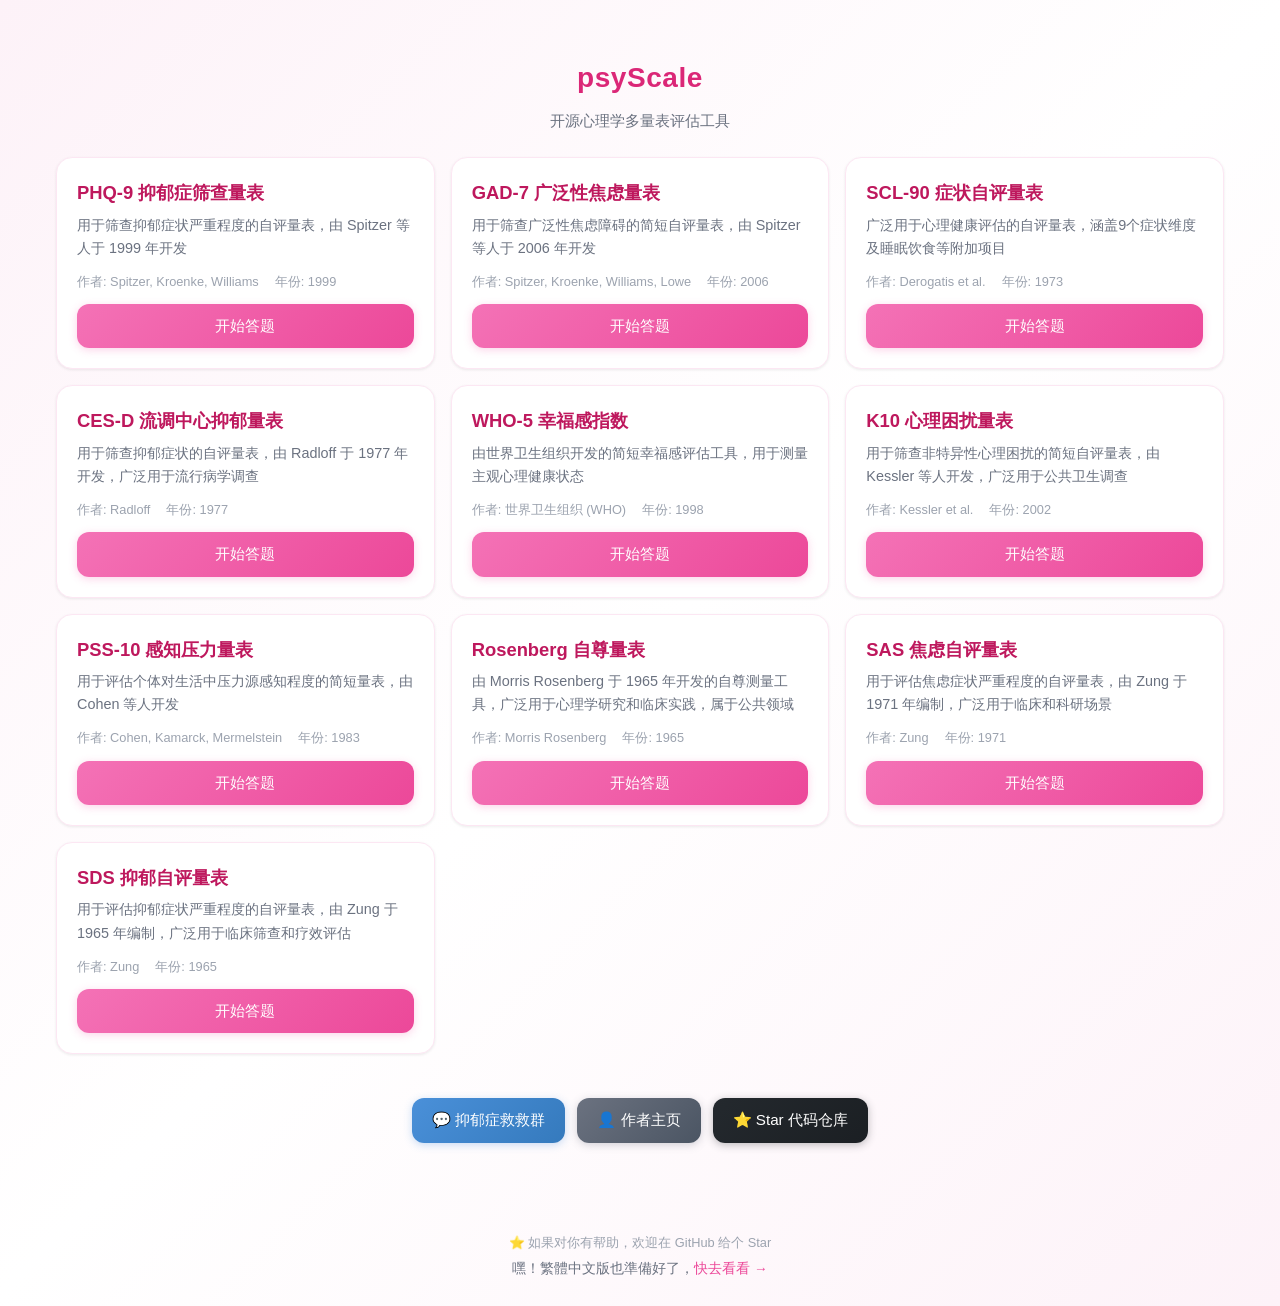
<file: index.html>
<!DOCTYPE html>
<html lang="zh-CN">
<head>
  <meta charset="UTF-8">
  <meta name="viewport" content="width=device-width, initial-scale=1.0">
  <meta name="keywords" content="开源,心理量表,心理测评,PHQ-9,GAD-7,SCL-90,免费,开源心理学工具">
  <meta name="description" content="psyScale — 开源的心理学多量表评估工具，支持 PHQ-9、GAD-7、SCL-90 等量表，即开即用，无需后端。">
  <title>psyScale — 开源心理学多量表评估</title>
  <link rel="stylesheet" href="css/style.css?v=10">
</head>
<body>
  <div class="container">
    <div class="page-header">
      <h1> psyScale </h1>
      <p>开源心理学多量表评估工具</p>
    </div>

    <div id="scale-list">
      <!-- 动态渲染量表卡片 -->
    </div>

    <div id="loading" class="empty-state">
      <div class="empty-state-icon">🌸</div>
      <p>正在加载量表…</p>
    </div>

    <div class="social-links">
      <a href="https://qm.qq.com/q/hxxcsAb5L4" target="_blank" rel="noopener" class="btn btn-social btn-qq">
        💬 抑郁症救救群
      </a>
      <a href="https://hanguangxingchen.top" target="_blank" rel="noopener" class="btn btn-social btn-author">
        👤 作者主页
      </a>
      <a href="https://github.com/hanguang-xingchen/psyScale" target="_blank" rel="noopener" class="btn btn-social btn-github">
        ⭐ Star 代码仓库
      </a>
    </div>
    <div class="star-prompt">⭐ 如果对你有帮助，欢迎在 GitHub 给个 Star</div>
    <div class="star-prompt locale-prompt">嘿！繁體中文版也準備好了，<a href="zh-TW/index.html" class="locale-link">快去看看 →</a></div>
  </div>

  <dialog id="resume-dialog" class="resume-dialog">
    <div class="resume-dialog-content">
      <div class="resume-dialog-icon">📝</div>
      <p class="resume-dialog-title">你有一个未完成的量表</p>
      <p class="resume-dialog-desc"><strong id="resume-scale-title"></strong></p>
      <p class="resume-dialog-time" id="resume-time"></p>
      <div class="resume-dialog-actions">
        <button id="btn-abandon" class="btn btn-secondary">放弃</button>
        <button id="btn-resume" class="btn btn-primary">继续答题</button>
      </div>
    </div>
  </dialog>

  <script type="module" src="js/index.js?v=8"></script>
</body>
</html>
</file>
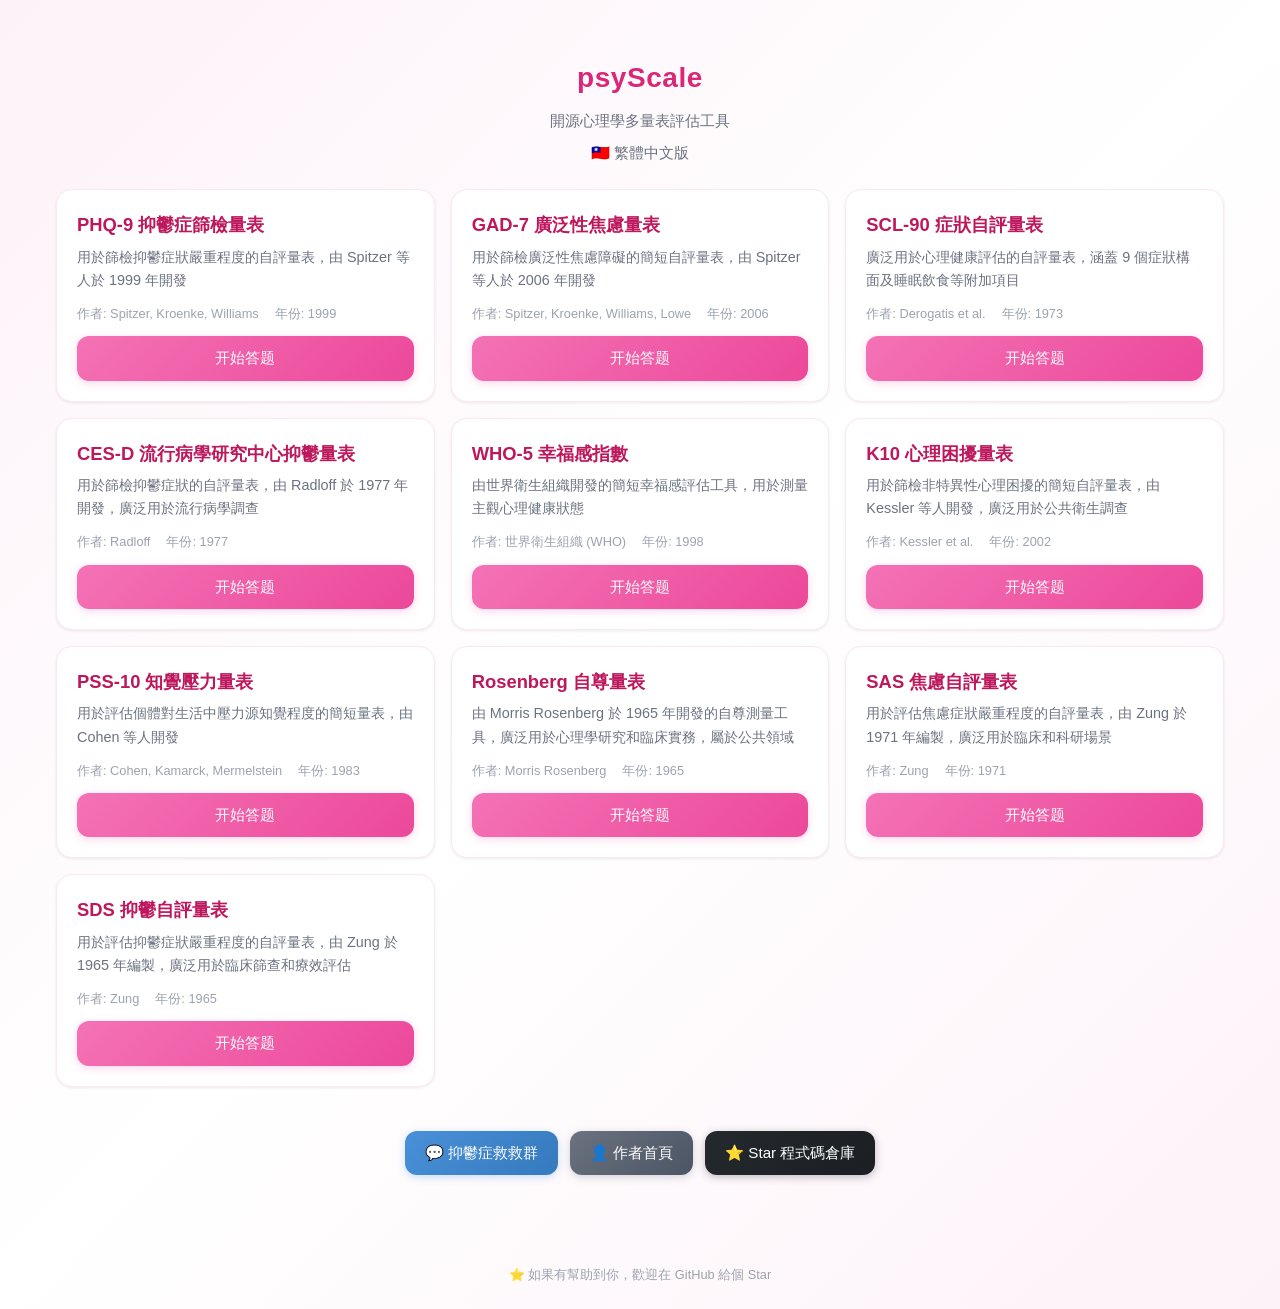
<file: zh-TW/index.html>
<!DOCTYPE html>
<html lang="zh-TW">
<head>
  <meta charset="UTF-8">
  <meta name="viewport" content="width=device-width, initial-scale=1.0">
  <meta name="keywords" content="開源,心理量表,心理測評,PHQ-9,GAD-7,SCL-90,免費,開源心理學工具">
  <meta name="description" content="psyScale — 開源的心理學多量表評估工具，支援 PHQ-9、GAD-7、SCL-90 等量表，即開即用，無需後端。">
  <title>psyScale — 開源心理學多量表評估</title>
  <link rel="stylesheet" href="../css/style.css?v=11">
</head>
<body>
  <div class="container">
    <div class="page-header">
      <h1> psyScale </h1>
      <p>開源心理學多量表評估工具</p>
      <p class="locale-hint">🇹🇼 繁體中文版</p>
    </div>

    <div id="scale-list">
      <!-- 動態渲染量表卡片 -->
    </div>

    <div id="loading" class="empty-state">
      <div class="empty-state-icon">🌸</div>
      <p>正在載入量表…</p>
    </div>

    <div class="social-links">
      <a href="https://qm.qq.com/q/hxxcsAb5L4" target="_blank" rel="noopener" class="btn btn-social btn-qq">
        💬 抑鬱症救救群
      </a>
      <a href="https://hanguangxingchen.top" target="_blank" rel="noopener" class="btn btn-social btn-author">
        👤 作者首頁
      </a>
      <a href="https://github.com/hanguang-xingchen/psyScale" target="_blank" rel="noopener" class="btn btn-social btn-github">
        ⭐ Star 程式碼倉庫
      </a>
    </div>
    <div class="star-prompt">⭐ 如果有幫助到你，歡迎在 GitHub 給個 Star</div>
  </div>

  <dialog id="resume-dialog" class="resume-dialog">
    <div class="resume-dialog-content">
      <div class="resume-dialog-icon">📝</div>
      <p class="resume-dialog-title">你有一個未完成的量表</p>
      <p class="resume-dialog-desc"><strong id="resume-scale-title"></strong></p>
      <p class="resume-dialog-time" id="resume-time"></p>
      <div class="resume-dialog-actions">
        <button id="btn-abandon" class="btn btn-secondary">放棄</button>
        <button id="btn-resume" class="btn btn-primary">繼續答題</button>
      </div>
    </div>
  </dialog>

  <script type="module" src="../js/index.js?v=10"></script>
</body>
</html>
</file>
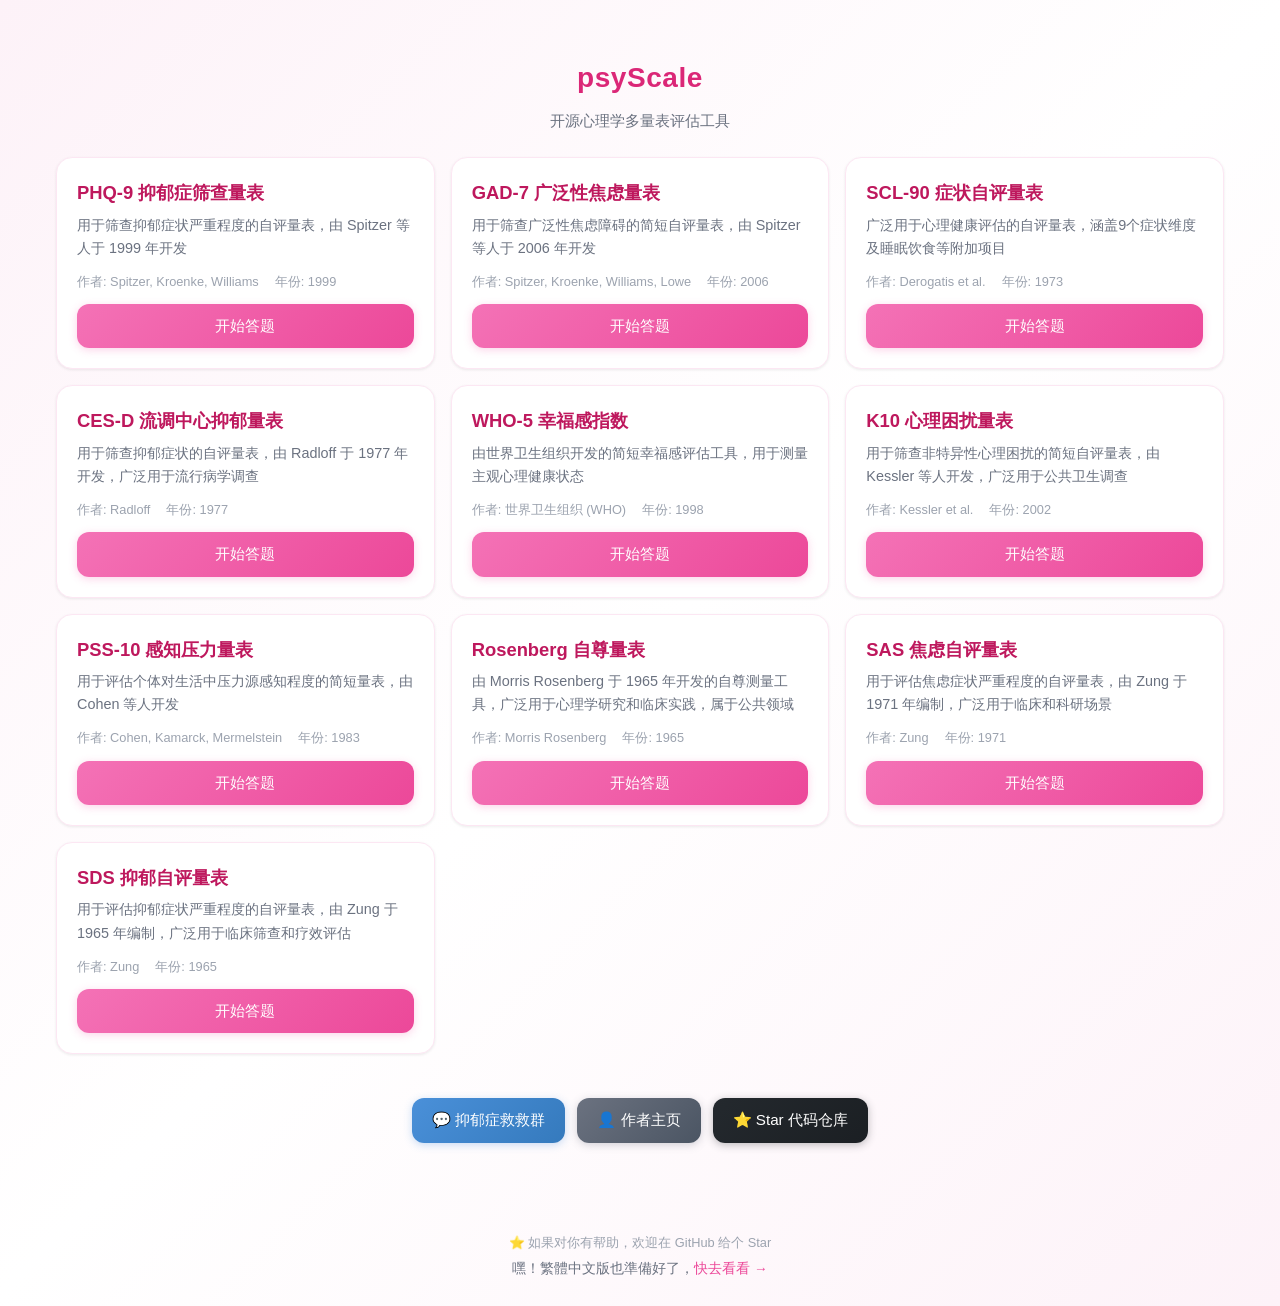
<file: notice.html>
<!DOCTYPE html>
<html lang="zh-CN">
<head>
  <meta charset="UTF-8">
  <meta name="viewport" content="width=device-width, initial-scale=1.0">
  <meta name="keywords" content="开源,心理量表,心理测评,答题">
  <title>测评须知 — 开源 psyScale</title>
  <link rel="stylesheet" href="css/style.css?v=10">
</head>
<body>
  <div class="container">
    <a href="index.html" class="back-link">← 返回主页</a>

    <div class="page-header">
      <h1>测评须知</h1>
      <p id="notice-scale-name">加载中…</p>
    </div>

    <!-- 存储状态 -->
    <div class="notice-status" id="notice-status"></div>
    <div class="notice-browser" id="notice-browser"></div>

    <!-- 须知正文 -->
    <div class="notice-body">
      <div class="notice-section">
        <p class="notice-desc">
          请根据您近期的实际感受如实作答，题目没有对错之分。<br>
          开始答题后请认真完成每一道题目，提交前可以返回修改。
        </p>
      </div>

      <div class="notice-section">
        <div class="notice-subtitle">数据说明</div>
        <p class="notice-desc">
          本项目完全在本地浏览器中运行，您填写的所有数据仅存储在当前设备上，
          <strong>不会上传至任何云端服务器</strong>，您的隐私是安全的。
        </p>
        <p class="notice-desc">
          <strong>请注意：数据不会跨设备同步</strong>，如需保留结果请自行保存或导出报告。
          更换设备或清除浏览器数据会丢失所有进度与结果。
        </p>
      </div>

      <div class="notice-section">
        <div class="notice-subtitle">第三方平台提示</div>
        <p class="notice-desc">
          如果您通过微信、QQ 等第三方应用内打开本页面，为避免功能受限或数据丢失，
          建议点击右上角 <strong>"在浏览器中打开"</strong>。
        </p>
      </div>

      <div class="notice-section">
        <div class="notice-subtitle">免责声明</div>
        <p class="notice-desc">
          本工具提供的测评结果仅供参考，<strong>不构成医学诊断或治疗建议</strong>。
          如果您对自身心理状态有任何担忧，请务必咨询专业医疗机构或心理健康从业者。
        </p>
        <p class="notice-desc">
          若处于紧急状态，请立即拨打心理援助热线：<strong>12355</strong>（全国青少年心理援助热线）。
        </p>
      </div>
    </div>

    <button class="btn btn-primary btn-full btn-mt-lg" id="btn-start">
      我已知晓，开始答题
    </button>
  </div>

  <script>
    const params = new URLSearchParams(window.location.search);
    const scaleId = params.get('scale');

    if (!scaleId) {
      window.location.href = 'index.html';
    }

    // 加载量表名称
    (async () => {
      try {
        const res = await fetch(`scales/${scaleId}/basic.json`);
        const config = await res.json();
        document.getElementById('notice-scale-name').textContent = config.title;
      } catch {
        document.getElementById('notice-scale-name').textContent = scaleId;
      }
    })();

    // 检测 IndexedDB 支持
    function hasIndexedDB() {
      try {
        return !!window.indexedDB;
      } catch {
        return false;
      }
    }

    function renderStatus() {
      const el = document.getElementById('notice-status');
      const supportsDB = hasIndexedDB();
      if (supportsDB) {
        el.className = 'notice-status notice-status-ok';
        el.innerHTML = `
          <span class="notice-status-icon">✓</span>
          <span>您的浏览器支持本地数据库，答题进度可随时保存和恢复</span>
        `;
      } else {
        el.className = 'notice-status notice-status-warn';
        el.innerHTML = `
          <span class="notice-status-icon">⚠</span>
          <span>您的浏览器不支持本地数据库，无法保存进度，请一次性完成测评</span>
        `;
      }
    }
    renderStatus();
    renderBrowserInfo();

    function getOS(ua) {
      if (/Windows NT 10/i.test(ua)) return 'Windows 10/11';
      if (/Windows NT 6\.1/i.test(ua)) return 'Windows 7';
      if (/Mac OS X ([\d_]+)/i.test(ua)) return 'macOS';
      if (/Android ([\d.]+)/i.test(ua)) return 'Android ' + ua.match(/Android ([\d.]+)/)[1];
      if (/iPhone|iPad|iPod/i.test(ua)) return 'iOS';
      if (/Linux/i.test(ua)) return 'Linux';
      return '未知操作系统';
    }

    function renderBrowserInfo() {
      const el = document.getElementById('notice-browser');
      const ua = navigator.userAgent;
      let browser = '';
      let thirdParty = '';

      if (/MicroMessenger/i.test(ua)) {
        browser = '微信内置浏览器';
        thirdParty = '微信';
      } else if (/QQ/i.test(ua) && /MQQBrowser/i.test(ua)) {
        browser = 'QQ内置浏览器';
        thirdParty = 'QQ';
      } else if (/Edg\//i.test(ua)) {
        browser = 'Edge ' + (ua.match(/Edg\/([\d.]+)/) || [,''])[1];
      } else if (/Chrome\//i.test(ua)) {
        browser = 'Chrome ' + (ua.match(/Chrome\/([\d.]+)/) || [,''])[1];
      } else if (/Firefox\//i.test(ua)) {
        browser = 'Firefox ' + (ua.match(/Firefox\/([\d.]+)/) || [,''])[1];
      } else if (/Safari\//i.test(ua) && !/Chrome/.test(ua)) {
        browser = 'Safari ' + (ua.match(/Version\/([\d.]+)/) || [,''])[1];
      } else {
        browser = '未知浏览器';
      }

      const os = getOS(ua);
      let html = `<span class="browser-info-icon">🖥</span> ${browser} · ${os}`;
      if (thirdParty) {
        html += ` <span class="browser-warn">（检测到 ${thirdParty} 内置浏览器，建议"在浏览器中打开"）</span>`;
      }
      el.innerHTML = html;
    }

    // 开始答题
    document.getElementById('btn-start').addEventListener('click', () => {
      window.location.href = `scale.html?scale=${encodeURIComponent(scaleId)}`;
    });
  </script>
</body>
</html>
</file>
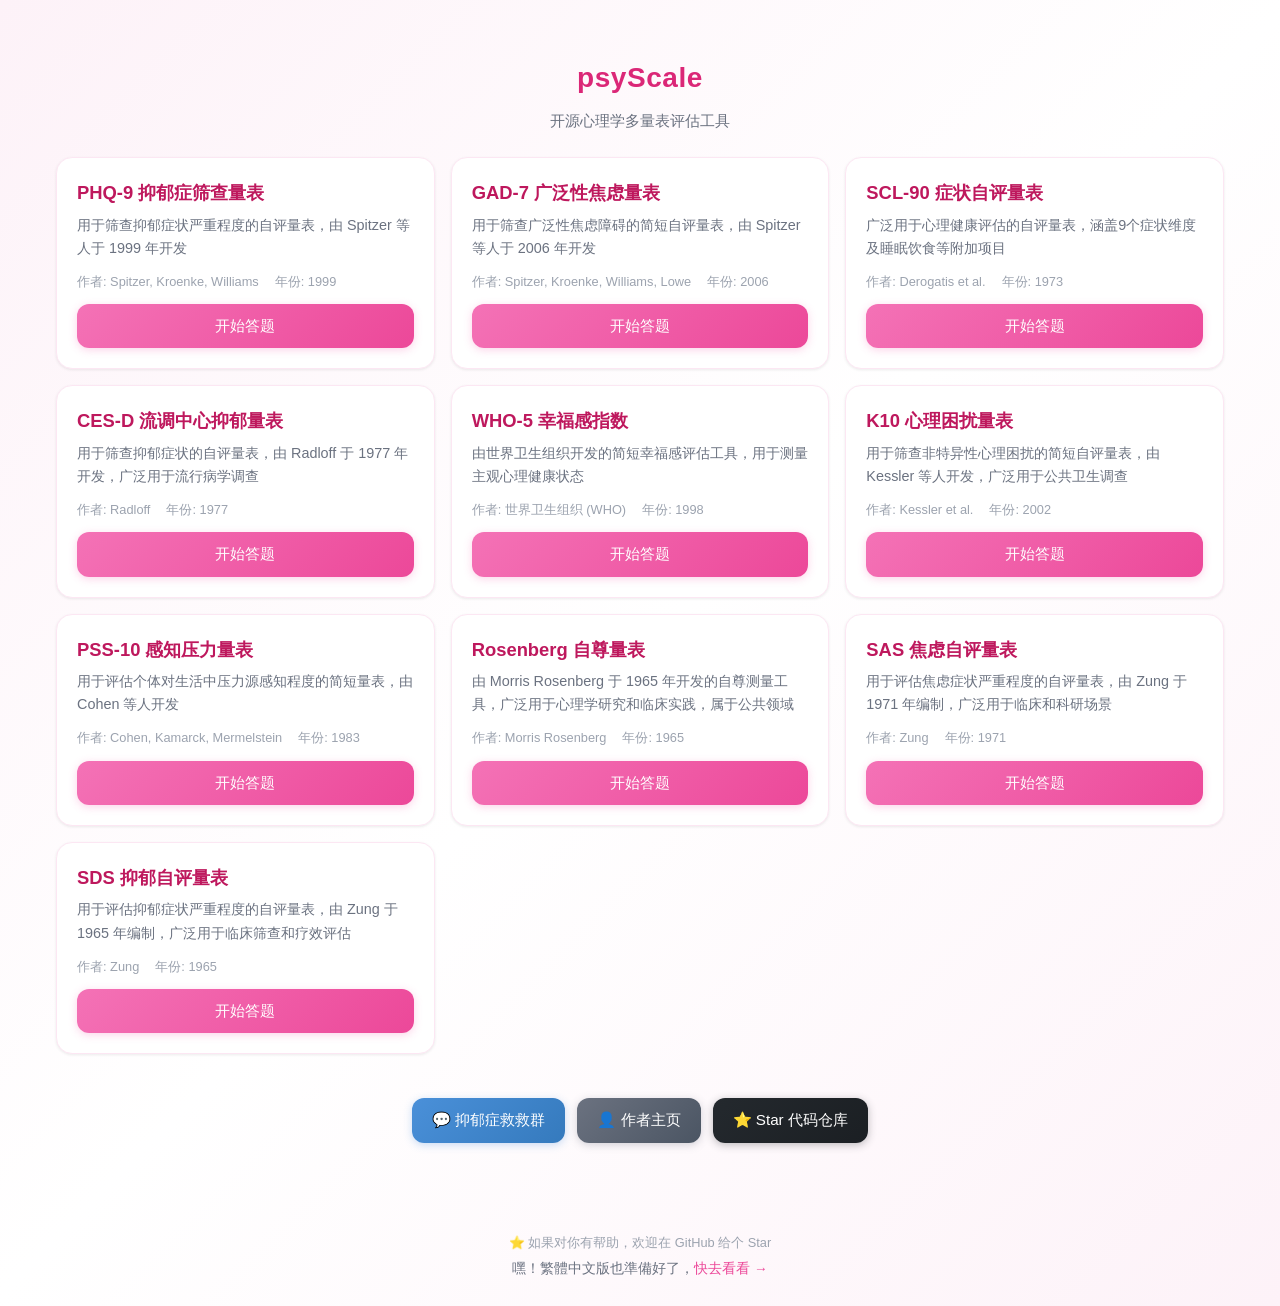
<file: scale.html>
<!DOCTYPE html>
<html lang="zh-CN">
<head>
  <meta charset="UTF-8">
  <meta name="viewport" content="width=device-width, initial-scale=1.0">
  <meta name="keywords" content="开源,心理量表,心理测评,答题">
  <title>答题 — 开源 psyScale</title>
  <link rel="stylesheet" href="css/style.css?v=10">
</head>
<body>
  <div class="container">
    <a href="index.html" class="back-link">← 返回主页</a>

    <div class="page-header">
      <h1 id="scale-title">加载中…</h1>
      <p id="scale-description"></p>
    </div>

    <div id="scale-instruction" class="scale-instruction" style="display: none;"></div>

    <div id="progress-text" class="progress-text"></div>
    <div id="progress-bar" class="progress-bar">
      <div id="progress-fill" class="progress-bar-fill"></div>
    </div>

    <div id="questions-container">
      <!-- 动态渲染题目 -->
    </div>

    <div class="action-bar">
      <button id="btn-prev" class="btn btn-secondary btn-flex" disabled>上一题</button>
      <button id="btn-next" class="btn btn-primary btn-flex" disabled>下一题</button>
    </div>
  </div>

  <!-- 答题卡（桌面端右侧可折叠） -->
  <aside class="answer-sheet collapsed" id="answer-sheet">
    <button class="answer-sheet-toggle" id="answer-sheet-toggle" title="答题卡">▶</button>
    <div class="answer-sheet-body">
      <div class="answer-sheet-header">答题卡</div>
      <div class="answer-sheet-grid" id="answer-sheet-grid"></div>
      <div class="answer-sheet-legend">
        <span><span class="legend-dot dot-answered"></span> 已答</span>
        <span><span class="legend-dot dot-current"></span> 当前</span>
        <span><span class="legend-dot dot-empty"></span> 未答</span>
      </div>
    </div>
  </aside>

  <script type="module" src="js/scale-runner.js?v=9"></script>
</body>
</html>
</file>
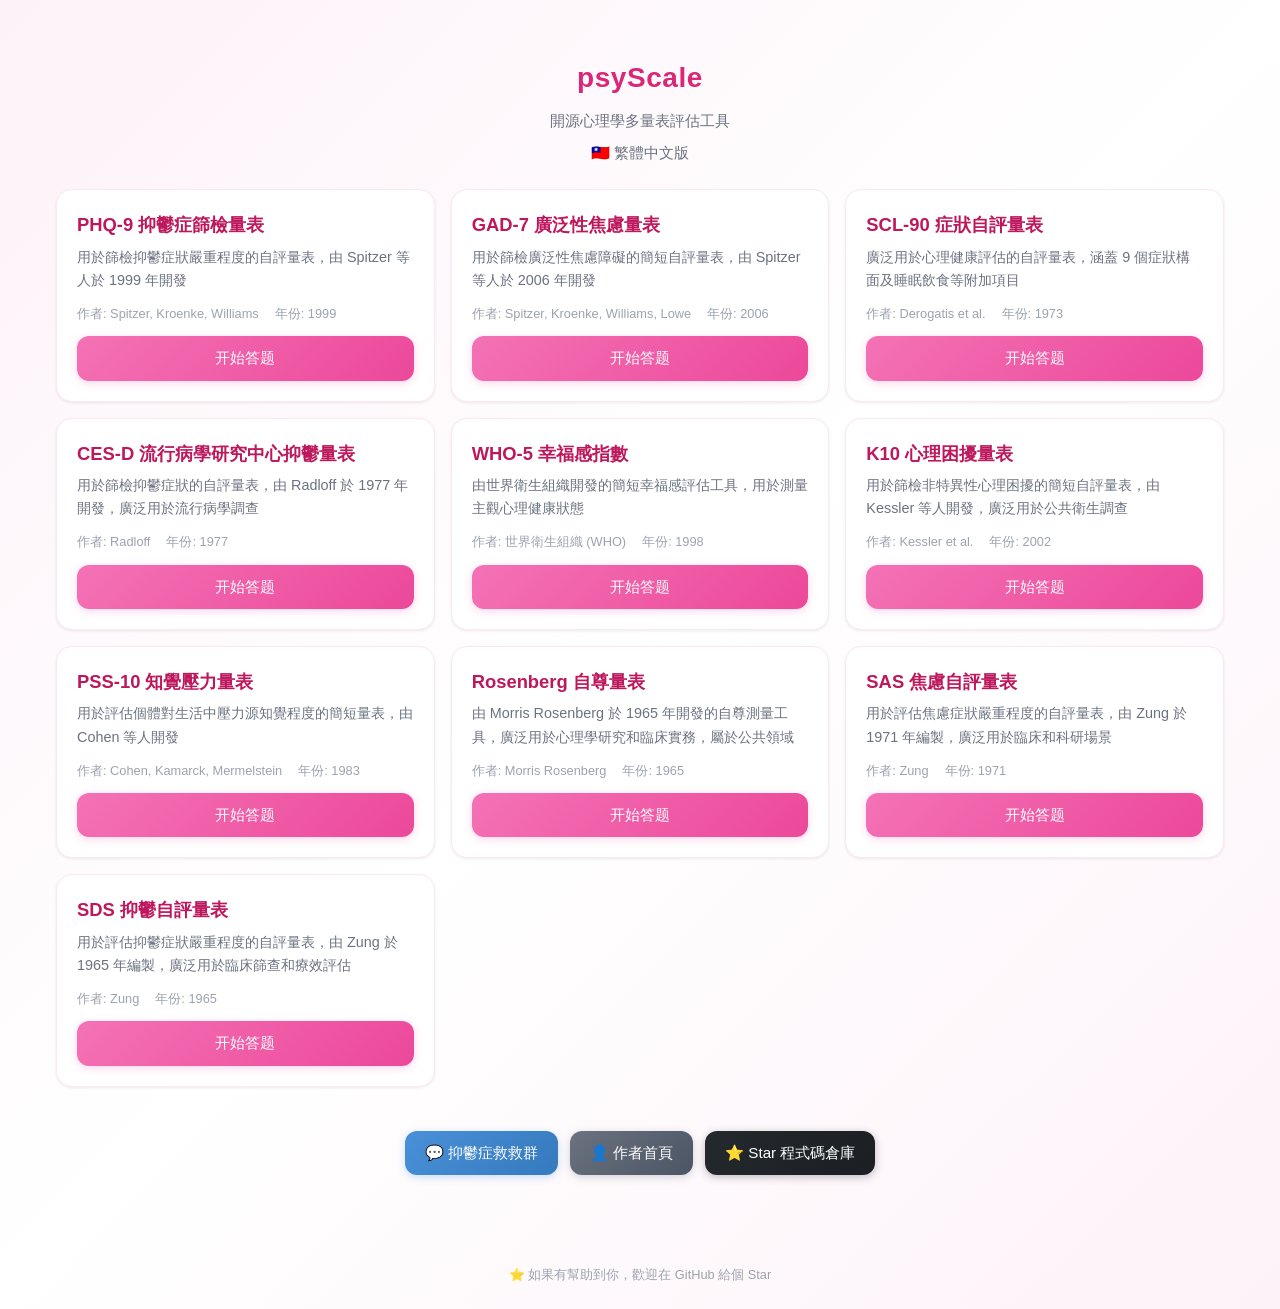
<file: zh-TW/scale.html>
<!DOCTYPE html>
<html lang="zh-TW">
<head>
  <meta charset="UTF-8">
  <meta name="viewport" content="width=device-width, initial-scale=1.0">
  <meta name="keywords" content="開源,心理量表,心理測評,答題">
  <title>答題 — 開源 psyScale</title>
  <link rel="stylesheet" href="../css/style.css?v=10">
</head>
<body>
  <div class="container">
    <a href="index.html" class="back-link">← 返回首頁</a>

    <div class="page-header">
      <h1 id="scale-title">載入中…</h1>
      <p id="scale-description"></p>
    </div>

    <div id="scale-instruction" class="scale-instruction" style="display: none;"></div>

    <div id="progress-text" class="progress-text"></div>
    <div id="progress-bar" class="progress-bar">
      <div id="progress-fill" class="progress-bar-fill"></div>
    </div>

    <div id="questions-container">
      <!-- 動態渲染題目 -->
    </div>

    <div class="action-bar">
      <button id="btn-prev" class="btn btn-secondary btn-flex" disabled>上一題</button>
      <button id="btn-next" class="btn btn-primary btn-flex" disabled>下一題</button>
    </div>
  </div>

  <!-- 答題卡（桌面端右側可摺疊） -->
  <aside class="answer-sheet collapsed" id="answer-sheet">
    <button class="answer-sheet-toggle" id="answer-sheet-toggle" title="答題卡">▶</button>
    <div class="answer-sheet-body">
      <div class="answer-sheet-header">答題卡</div>
      <div class="answer-sheet-grid" id="answer-sheet-grid"></div>
      <div class="answer-sheet-legend">
        <span><span class="legend-dot dot-answered"></span> 已答</span>
        <span><span class="legend-dot dot-current"></span> 目前</span>
        <span><span class="legend-dot dot-empty"></span> 未答</span>
      </div>
    </div>
  </aside>

  <script type="module" src="../js/scale-runner.js?v=9"></script>
</body>
</html>
</file>
<file: css/style.css>
/* ===== 变量 ===== */
:root {
  --pink-50: #fdf2f8;
  --pink-100: #fce7f3;
  --pink-200: #fbcfe8;
  --pink-300: #f9a8d4;
  --pink-400: #f472b6;
  --pink-500: #ec4899;
  --pink-600: #db2777;
  --pink-700: #be185d;
  --white: #ffffff;
  --gray-50: #f9fafb;
  --gray-100: #f3f4f6;
  --gray-200: #e5e7eb;
  --gray-400: #9ca3af;
  --gray-500: #6b7280;
  --gray-600: #4b5563;
  --gray-700: #374151;
  --gray-800: #1f2937;
  --green-50: #f0fdf4;
  --green-100: #dcfce7;
  --green-500: #22c55e;
  --green-600: #16a34a;
  --orange-50: #fff7ed;
  --orange-100: #ffedd5;
  --orange-500: #f97316;
  --orange-600: #ea580c;
  --red-50: #fef2f2;
  --red-100: #fee2e2;
  --red-500: #ef4444;
  --red-600: #dc2626;
  --red-700: #b91c1c;
  --radius-sm: 8px;
  --radius-md: 12px;
  --radius-lg: 16px;
  --radius-xl: 24px;
  --shadow-sm: 0 1px 3px rgba(0, 0, 0, 0.08);
  --shadow-md: 0 4px 12px rgba(0, 0, 0, 0.1);
  --shadow-lg: 0 8px 24px rgba(0, 0, 0, 0.12);
  --font-sans: "PingFang SC", "Hiragino Sans GB", "Microsoft YaHei", sans-serif;
}

/* ===== Reset ===== */
*,
*::before,
*::after {
  box-sizing: border-box;
  margin: 0;
  padding: 0;
}

html {
  font-size: 16px;
  -webkit-text-size-adjust: 100%;
}

body {
  font-family: var(--font-sans);
  background: linear-gradient(135deg, var(--pink-50) 0%, var(--white) 50%, var(--pink-50) 100%);
  color: var(--gray-700);
  min-height: 100vh;
  line-height: 1.6;
}

/* ===== 通用布局 ===== */
.container {
  max-width: 1200px;
  margin: 0 auto;
  padding: 24px 16px;
}

.page-header {
  text-align: center;
  padding: 32px 16px 24px;
}

.page-header h1 {
  font-size: 1.75rem;
  color: var(--pink-600);
  font-weight: 700;
  letter-spacing: 0.02em;
}

.page-header p {
  margin-top: 8px;
  color: var(--gray-500);
  font-size: 0.95rem;
}

/* ===== 卡片 ===== */
.card {
  background: var(--white);
  border-radius: var(--radius-lg);
  box-shadow: var(--shadow-sm);
  padding: 20px;
  border: 1px solid var(--pink-100);
  transition: box-shadow 0.2s ease, transform 0.2s ease;
}

.card:hover {
  box-shadow: var(--shadow-md);
  transform: translateY(-2px);
}

.card-title {
  font-size: 1.15rem;
  font-weight: 600;
  color: var(--pink-700);
  margin-bottom: 6px;
}

.card-desc {
  font-size: 0.9rem;
  color: var(--gray-500);
  margin-bottom: 12px;
}

.card-meta {
  display: flex;
  gap: 16px;
  font-size: 0.8rem;
  color: var(--gray-400);
}

.card-meta span {
  display: flex;
  align-items: center;
  gap: 4px;
}

/* ===== 按钮 ===== */
.btn {
  display: inline-flex;
  align-items: center;
  justify-content: center;
  gap: 6px;
  padding: 10px 20px;
  border: none;
  border-radius: var(--radius-md);
  font-size: 0.95rem;
  font-weight: 500;
  cursor: pointer;
  transition: background 0.2s ease, box-shadow 0.2s ease;
  text-decoration: none;
  font-family: var(--font-sans);
}

.btn-primary {
  background: linear-gradient(135deg, var(--pink-400), var(--pink-500));
  color: var(--white);
  box-shadow: 0 2px 8px rgba(244, 114, 182, 0.3);
}

.btn-primary:hover {
  background: linear-gradient(135deg, var(--pink-500), var(--pink-600));
  box-shadow: 0 4px 12px rgba(244, 114, 182, 0.4);
}

.btn-secondary {
  background: var(--pink-50);
  color: var(--pink-600);
  border: 1px solid var(--pink-200);
}

.btn-secondary:hover {
  background: var(--pink-100);
}

.btn-flex {
  flex: 1;
}

.btn-full {
  width: 100%;
}

.btn-mt {
  margin-top: 12px;
}

.btn-mt-lg {
  margin-top: 16px;
}

.text-center {
  text-align: center;
}

.text-right {
  text-align: right;
}

.text-sm {
  font-size: 0.8rem;
}

.text-muted {
  color: var(--gray-400);
}

/* ===== 量表页 ===== */
.scale-instruction {
  background: var(--pink-50);
  border: 1px solid var(--pink-200);
  border-radius: var(--radius-md);
  padding: 16px;
  margin-bottom: 24px;
  font-size: 0.9rem;
  color: var(--gray-600);
  line-height: 1.7;
}

/* 量表卡片网格 */
#scale-list {
  display: grid;
  grid-template-columns: repeat(auto-fill, minmax(300px, 1fr));
  gap: 16px;
  margin-bottom: 24px;
}

.question-card {
  background: var(--white);
  border-radius: var(--radius-md);
  border: 1px solid var(--pink-100);
  padding: 16px;
  margin-bottom: 16px;
  box-shadow: var(--shadow-sm);
}

.question-text {
  font-size: 1rem;
  font-weight: 500;
  color: var(--gray-800);
  margin-bottom: 12px;
}

.question-index {
  font-size: 0.8rem;
  color: var(--pink-400);
  margin-bottom: 4px;
}

.option-list {
  display: flex;
  flex-direction: column;
  gap: 8px;
}

.option-item {
  display: flex;
  align-items: center;
  gap: 10px;
  padding: 10px 14px;
  border: 1.5px solid var(--gray-200);
  border-radius: var(--radius-sm);
  cursor: pointer;
  transition: border-color 0.15s ease, background 0.15s ease;
  font-size: 0.9rem;
  color: var(--gray-600);
}

.option-item:hover {
  border-color: var(--pink-300);
  background: var(--pink-50);
}

.option-item input[type="radio"] {
  accent-color: var(--pink-500);
  width: 18px;
  height: 18px;
  flex-shrink: 0;
}

.option-item.selected {
  border-color: var(--pink-400);
  background: var(--pink-50);
  color: var(--pink-700);
  font-weight: 500;
}

/* ===== 结果页整体布局 ===== */
.result-overall {
  display: grid;
  grid-template-columns: 1fr 1fr;
  gap: 20px;
  margin-bottom: 20px;
}

.result-overall-info {
  background: var(--white);
  border-radius: var(--radius-lg);
  box-shadow: var(--shadow-md);
  padding: 24px;
}

.result-overall-radar {
  background: var(--white);
  border-radius: var(--radius-lg);
  box-shadow: var(--shadow-md);
  padding: 16px;
  display: flex;
  align-items: center;
  justify-content: center;
}

#radar-container {
  width: 100%;
  max-width: 320px;
  position: relative;
}

/* ===== 雷达图 ===== */
.radar-svg {
  width: 100%;
  height: auto;
  display: block;
}

.radar-label {
  transition: font-size 0.15s ease;
}

.radar-dot {
  transition: r 0.15s ease;
}

.radar-polygon {
  transition: stroke-width 0.15s ease, fill-opacity 0.15s ease;
}

.radar-tooltip {
  position: absolute;
  pointer-events: none;
  background: var(--white);
  border-radius: var(--radius-sm);
  box-shadow: var(--shadow-md);
  padding: 8px 12px;
  z-index: 20;
  white-space: nowrap;
}

.radar-tooltip-dim {
  font-size: 0.85rem;
  font-weight: 600;
  color: var(--gray-800);
}

.radar-tooltip-score {
  font-size: 0.8rem;
  color: var(--gray-500);
  margin-top: 2px;
}

.radar-tooltip-level {
  font-size: 0.8rem;
  font-weight: 600;
  margin-top: 2px;
}

/* ===== 测评须知页 ===== */
.notice-status {
  display: flex;
  align-items: center;
  gap: 8px;
  padding: 12px 16px;
  border-radius: var(--radius-md);
  font-size: 0.85rem;
  margin-bottom: 20px;
}

.notice-status-ok {
  background: var(--green-50);
  color: var(--green-600);
}

.notice-status-warn {
  background: var(--red-50);
  color: var(--red-600);
}

.notice-status-icon {
  font-size: 1.1rem;
  font-weight: 700;
  flex-shrink: 0;
}

.notice-browser {
  display: flex;
  align-items: center;
  gap: 6px;
  padding: 8px 16px;
  margin-bottom: 16px;
  font-size: 0.8rem;
  color: var(--gray-500);
  background: var(--gray-50);
  border-radius: var(--radius-sm);
}

.browser-info-icon {
  font-size: 0.9rem;
}

.browser-warn {
  color: var(--orange-500);
  font-weight: 500;
}

.notice-body {
  background: var(--white);
  border-radius: var(--radius-lg);
  box-shadow: var(--shadow-sm);
  border: 1px solid var(--pink-100);
  padding: 24px;
}

.notice-section {
  margin-bottom: 20px;
}

.notice-section:last-child {
  margin-bottom: 0;
}

.notice-subtitle {
  font-size: 0.95rem;
  font-weight: 600;
  color: var(--pink-600);
  margin-bottom: 8px;
  padding-left: 10px;
  border-left: 3px solid var(--pink-400);
}

.notice-desc {
  font-size: 0.9rem;
  color: var(--gray-600);
  line-height: 1.8;
  margin-bottom: 8px;
}

.notice-desc:last-child {
  margin-bottom: 0;
}

.notice-desc strong {
  color: var(--gray-800);
}

/* ===== 结果页 ===== */
.result-card {
  background: var(--white);
  border-radius: var(--radius-lg);
  box-shadow: var(--shadow-md);
  padding: 24px;
  text-align: center;
  margin-bottom: 20px;
}

.result-score {
  font-size: 2.5rem;
  font-weight: 700;
  margin: 12px 0 4px;
}

.result-meta {
  display: flex;
  justify-content: center;
  gap: 24px;
  margin: 12px 0;
}

.meta-item {
  display: flex;
  flex-direction: column;
  align-items: center;
}

.meta-label {
  font-size: 0.75rem;
  color: var(--gray-400);
  margin-bottom: 2px;
}

.meta-value {
  font-size: 1.25rem;
  font-weight: 600;
  color: var(--gray-700);
}

.result-label {
  font-size: 0.85rem;
  color: var(--gray-400);
}

.result-level {
  display: inline-block;
  padding: 6px 16px;
  border-radius: 999px;
  font-size: 0.9rem;
  font-weight: 600;
  margin: 12px 0;
}

.result-advice {
  text-align: left;
  background: var(--pink-50);
  border-radius: var(--radius-md);
  padding: 14px;
  font-size: 0.9rem;
  color: var(--gray-600);
  line-height: 1.7;
  margin-top: 16px;
}

/* 多维度结果表格 */
.dimension-table {
  width: 100%;
  border-collapse: collapse;
  margin-top: 16px;
  font-size: 0.9rem;
}

.dimension-table th,
.dimension-table td {
  padding: 10px 12px;
  text-align: left;
  border-bottom: 1px solid var(--gray-100);
}

.dimension-table th {
  color: var(--pink-600);
  font-weight: 600;
  background: var(--pink-50);
}

.dimension-table td:last-child {
  text-align: right;
}

.level-badge {
  display: inline-block;
  padding: 2px 10px;
  border-radius: 999px;
  font-size: 0.8rem;
  font-weight: 500;
  color: var(--white);
}

/* ===== 进度指示器 ===== */
.progress-bar {
  height: 4px;
  background: var(--pink-100);
  border-radius: 999px;
  margin-bottom: 20px;
  overflow: hidden;
}

.progress-bar-fill {
  height: 100%;
  background: linear-gradient(90deg, var(--pink-400), var(--pink-500));
  border-radius: 999px;
  transition: width 0.3s ease;
}

.progress-text {
  font-size: 0.8rem;
  color: var(--gray-400);
  text-align: center;
  margin-bottom: 8px;
}

/* ===== 底部操作栏 ===== */
.action-bar {
  position: sticky;
  bottom: 0;
  background: var(--white);
  border-top: 1px solid var(--pink-100);
  padding: 12px 16px;
  display: flex;
  gap: 12px;
  box-shadow: 0 -2px 8px rgba(0, 0, 0, 0.04);
  z-index: 10;
}

.action-bar .btn {
  flex: 1;
}

/* ===== 返回链接 ===== */
.back-link {
  display: inline-flex;
  align-items: center;
  gap: 4px;
  color: var(--pink-500);
  text-decoration: none;
  font-size: 0.9rem;
  margin-bottom: 16px;
}

.back-link:hover {
  color: var(--pink-600);
}

/* ===== 下载下拉菜单 ===== */
.download-area {
  position: relative;
  display: flex;
  justify-content: center;
  margin: 16px 0;
}

.download-menu {
  display: none;
  position: absolute;
  top: calc(100% + 4px);
  left: 50%;
  transform: translateX(-50%);
  background: var(--white);
  border-radius: var(--radius-md);
  box-shadow: var(--shadow-lg);
  border: 1px solid var(--pink-100);
  overflow: hidden;
  z-index: 50;
  min-width: 220px;
}

.download-menu.show {
  display: block;
}

.download-option {
  padding: 12px 18px;
  font-size: 0.9rem;
  color: var(--gray-700);
  cursor: pointer;
  transition: background 0.12s ease;
  white-space: nowrap;
}

.download-option:hover {
  background: var(--pink-50);
  color: var(--pink-600);
}

.download-option:not(:last-child) {
  border-bottom: 1px solid var(--gray-100);
}

/* ===== 空状态 ===== */
.empty-state {
  text-align: center;
  padding: 48px 16px;
  color: var(--gray-400);
}

.empty-state-icon {
  font-size: 3rem;
  margin-bottom: 12px;
}

/* ===== 响应式 ===== */
@media (max-width: 480px) {
  .container {
    padding: 16px 12px;
  }

  .page-header {
    padding: 24px 12px 16px;
  }

  .page-header h1 {
    font-size: 1.5rem;
  }

  .card {
    padding: 16px;
  }

  .result-score {
    font-size: 2rem;
  }

  .option-item {
    padding: 8px 10px;
    font-size: 0.85rem;
  }

  .action-bar {
    padding: 10px 12px;
  }

  .dimension-table {
    font-size: 0.8rem;
  }

  .dimension-table th,
  .dimension-table td {
    padding: 8px 6px;
  }

  .result-overall {
    grid-template-columns: 1fr;
  }

  #radar-container {
    max-width: 260px;
  }
}

/* ===== 动画 ===== */
@keyframes fadeIn {
  from {
    opacity: 0;
    transform: translateY(8px);
  }
  to {
    opacity: 1;
    transform: translateY(0);
  }
}

.fade-in {
  animation: fadeIn 0.3s ease forwards;
}

/* ===== 打印 ===== */
@media print {
  body {
    background: white;
  }

  .action-bar,
  .back-link {
    display: none;
  }

  .card,
  .question-card {
    box-shadow: none;
    border: 1px solid #ddd;
  }
}

/* ===== 下载按钮 ===== */
#btn-download {
  background: var(--green-50);
  border-top: 1px solid var(--green-100);
  transition: background 0.2s ease;
  user-select: none;
}

#btn-download:hover {
  background: var(--green-100);
}

#btn-download span {
  font-size: 0.95rem;
  font-weight: 500;
  color: var(--green-600);
}

/* ===== 社交链接 ===== */
.social-links {
  display: flex;
  justify-content: center;
  gap: 12px;
  padding: 20px 16px;
  padding-bottom: 80px;
  flex-wrap: wrap;
}

.btn-social {
  padding: 10px 20px;
  border-radius: var(--radius-md);
  text-decoration: none;
  font-size: 0.95rem;
  font-weight: 500;
  display: inline-flex;
  align-items: center;
  justify-content: center;
  gap: 6px;
  cursor: pointer;
  transition: background 0.2s ease, box-shadow 0.2s ease, transform 0.2s ease;
}

.btn-social:active {
  transform: scale(0.97);
}

.btn-qq {
  background: linear-gradient(135deg, #4a90d9, #357abd);
  color: var(--white);
  box-shadow: 0 2px 8px rgba(74, 144, 217, 0.3);
}

.btn-qq:hover {
  background: linear-gradient(135deg, #357abd, #2868a8);
  box-shadow: 0 4px 12px rgba(74, 144, 217, 0.4);
  transform: translateY(-2px);
}

.btn-author {
  background: linear-gradient(135deg, var(--gray-500), var(--gray-600));
  color: var(--white);
  box-shadow: 0 2px 8px rgba(107, 114, 128, 0.3);
}

.btn-author:hover {
  background: linear-gradient(135deg, var(--gray-600), var(--gray-700));
  box-shadow: 0 4px 12px rgba(107, 114, 128, 0.4);
  transform: translateY(-2px);
}

.btn-github {
  background: linear-gradient(135deg, #24292e, #1b1f23);
  color: var(--white);
  box-shadow: 0 2px 8px rgba(36, 41, 46, 0.3);
}

.btn-github:hover {
  background: linear-gradient(135deg, #1b1f23, #0d1117);
  box-shadow: 0 4px 12px rgba(36, 41, 46, 0.4);
  transform: translateY(-2px);
}

.star-prompt {
  text-align: center;
  font-size: 0.8rem;
  color: var(--gray-400);
  padding: 10px 16px 0;
  line-height: 1.6;
}

@media (max-width: 480px) {
  .social-links {
    gap: 8px;
    padding: 16px 8px;
  }

  .btn-social {
    font-size: 0.85rem;
    padding: 8px 16px;
  }
}

/* ===== 语言引导 ===== */
.locale-prompt {
  text-align: center;
  font-size: 0.85rem;
  color: var(--gray-500);
  padding: 4px 16px 0;
  line-height: 1.8;
}

.locale-link {
  color: var(--pink-500);
  text-decoration: none;
  font-weight: 500;
  transition: color 0.15s ease;
}

.locale-link:hover {
  color: var(--pink-600);
  text-decoration: underline;
}

.locale-hint {
  font-size: 0.75rem;
  color: var(--gray-400);
  margin-top: 4px;
}

/* ===== 答题卡（桌面端右侧折叠面板） ===== */
:root {
  --answer-sheet-w: 330px;
}

.answer-sheet {
  position: fixed;
  top: 50%;
  right: 0;
  transform: translateY(-50%);
  z-index: 100;
  display: flex;
  align-items: center;
  transition: right 0.3s ease;
}

.answer-sheet.collapsed {
  right: calc(-1 * var(--answer-sheet-w));
}

.answer-sheet-toggle {
  width: 28px;
  height: 56px;
  border: none;
  border-radius: 8px 0 0 8px;
  background: var(--white);
  color: var(--pink-400);
  font-size: 14px;
  cursor: pointer;
  box-shadow: -2px 0 8px rgba(0, 0, 0, 0.08);
  display: flex;
  align-items: center;
  justify-content: center;
  flex-shrink: 0;
  transition: color 0.15s ease, background 0.15s ease;
}

.answer-sheet-toggle:hover {
  background: var(--pink-50);
  color: var(--pink-600);
}

.answer-sheet-body {
  background: var(--white);
  border-radius: 12px 0 0 12px;
  box-shadow: -2px 0 12px rgba(0, 0, 0, 0.1);
  padding: 18px 16px;
  width: var(--answer-sheet-w);
}

.answer-sheet-header {
  font-size: 0.9rem;
  font-weight: 600;
  color: var(--gray-700);
  margin-bottom: 12px;
  text-align: center;
}

.answer-sheet-grid {
  display: grid;
  grid-template-columns: repeat(10, 1fr);
  gap: 6px;
}

.answer-sheet-item {
  width: 100%;
  aspect-ratio: 1;
  border-radius: 50%;
  font-size: 0.8rem;
  font-weight: 500;
  display: flex;
  align-items: center;
  justify-content: center;
  border: 2px solid transparent;
  cursor: default;
  transition: background 0.15s ease, border-color 0.15s ease;
  background: var(--gray-100);
  color: var(--gray-400);
}

.answer-sheet-item.answered {
  background: var(--green-100);
  color: var(--green-600);
  border-color: var(--green-500);
  cursor: pointer;
}

.answer-sheet-item.answered:hover {
  background: var(--green-50);
}

.answer-sheet-item.current {
  border-color: var(--pink-400);
  background: var(--pink-100);
  color: var(--pink-600);
  font-weight: 700;
}

.answer-sheet-item.current.answered {
  border-color: var(--pink-400);
  background: var(--pink-100);
  color: var(--pink-600);
}

.answer-sheet-legend {
  display: flex;
  justify-content: center;
  gap: 12px;
  margin-top: 12px;
  font-size: 0.75rem;
  color: var(--gray-500);
}

.legend-dot {
  display: inline-block;
  width: 11px;
  height: 11px;
  border-radius: 50%;
  vertical-align: middle;
  margin-right: 3px;
}

.dot-answered {
  background: var(--green-100);
  border: 1.5px solid var(--green-500);
}

.dot-current {
  background: var(--pink-100);
  border: 1.5px solid var(--pink-400);
}

.dot-empty {
  background: var(--gray-100);
  border: 1.5px solid var(--gray-200);
}

/* 大屏幕再加宽 */
@media (min-width: 1024px) {
  :root {
    --answer-sheet-w: 420px;
  }
  .answer-sheet-item {
    font-size: 0.9rem;
  }
  .answer-sheet-grid {
    gap: 7px;
  }
  .answer-sheet-body {
    padding: 22px 20px;
  }
  .answer-sheet-header {
    font-size: 1rem;
  }
  .answer-sheet-toggle {
    height: 60px;
  }
}

/* 移动端隐藏答题卡 */
@media (max-width: 480px) {
  .answer-sheet {
    display: none;
  }
}

/* ===== 恢复答题弹窗 ===== */
.resume-dialog {
  border: none;
  border-radius: var(--radius-lg);
  box-shadow: var(--shadow-lg);
  padding: 0;
  max-width: 360px;
  width: 90%;
}

.resume-dialog::backdrop {
  background: rgba(0, 0, 0, 0.4);
}

.resume-dialog-content {
  padding: 28px 24px 24px;
  text-align: center;
}

.resume-dialog-icon {
  font-size: 2.5rem;
  margin-bottom: 12px;
}

.resume-dialog-title {
  font-size: 1.1rem;
  font-weight: 600;
  color: var(--gray-800);
  margin-bottom: 8px;
}

.resume-dialog-desc {
  font-size: 0.95rem;
  color: var(--pink-600);
  margin-bottom: 4px;
}

.resume-dialog-time {
  font-size: 0.8rem;
  color: var(--gray-400);
  margin-bottom: 20px;
}

.resume-dialog-actions {
  display: flex;
  gap: 12px;
}

.resume-dialog-actions .btn {
  flex: 1;
}
</file>
